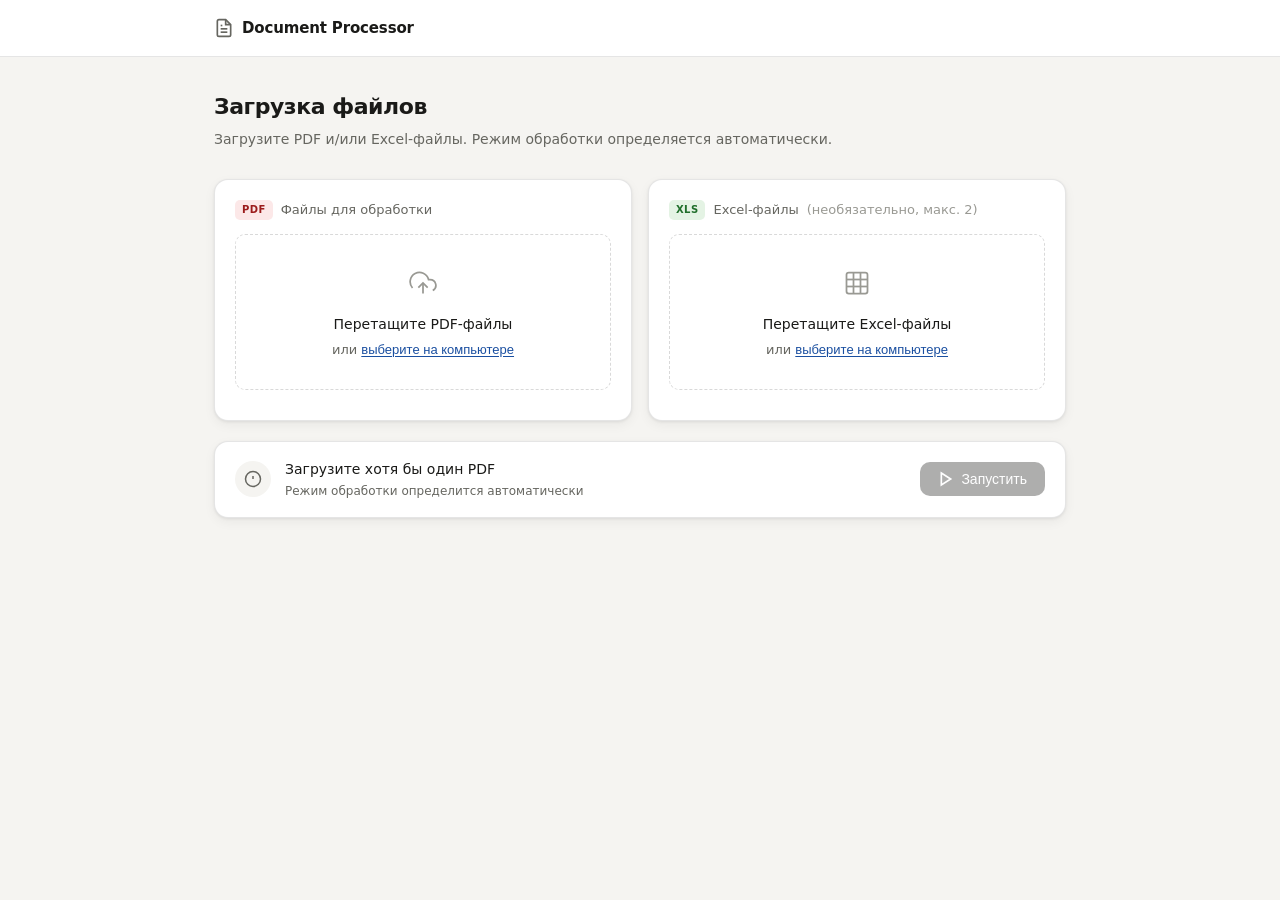
<file: frontend/index.html>
<!DOCTYPE html>
<html lang="ru">
<head>
<meta charset="UTF-8">
<meta name="viewport" content="width=device-width, initial-scale=1.0">
<title>PDF / Excel Processor</title>
<link rel="stylesheet" href="/frontend/style.css">
</head>
<body>

<div class="layout">
  <header class="header">
    <div class="header-inner">
      <span class="logo">
        <svg width="20" height="20" viewBox="0 0 24 24" fill="none" stroke="currentColor" stroke-width="2">
          <path d="M14 2H6a2 2 0 0 0-2 2v16a2 2 0 0 0 2 2h12a2 2 0 0 0 2-2V8z"/>
          <polyline points="14 2 14 8 20 8"/>
          <line x1="16" y1="13" x2="8" y2="13"/>
          <line x1="16" y1="17" x2="8" y2="17"/>
          <polyline points="10 9 9 9 8 9"/>
        </svg>
        Document Processor
      </span>
    </div>
  </header>

  <main class="main">

    <!-- ── PAGE: UPLOAD ──────────────────────────────────── -->
    <div id="page-upload" class="page active">
      <div class="page-head">
        <h1>Загрузка файлов</h1>
        <p class="page-desc">Загрузите PDF и/или Excel-файлы. Режим обработки определяется автоматически.</p>
      </div>

      <div class="upload-grid">
        <div class="card upload-card">
          <div class="card-label">
            <span class="badge badge-pdf">PDF</span>
            Файлы для обработки
          </div>
          <div class="drop-zone" id="dz-pdf"
               ondragover="dzOver(event,'dz-pdf')"
               ondragleave="dzLeave('dz-pdf')"
               ondrop="dzDrop(event,'pdf')">
            <input type="file" id="input-pdf" accept=".pdf" multiple onchange="onInput(this,'pdf')">
            <div class="dz-body">
              <div class="dz-icon">
                <svg viewBox="0 0 24 24" fill="none" stroke="currentColor" stroke-width="1.5">
                  <polyline points="16 16 12 12 8 16"/>
                  <line x1="12" y1="12" x2="12" y2="21"/>
                  <path d="M20.39 18.39A5 5 0 0 0 18 9h-1.26A8 8 0 1 0 3 16.3"/>
                </svg>
              </div>
              <div class="dz-title">Перетащите PDF-файлы</div>
              <div class="dz-sub">или <button class="link-btn" onclick="document.getElementById('input-pdf').click()">выберите на компьютере</button></div>
            </div>
          </div>
          <ul class="file-list" id="list-pdf"></ul>
        </div>

        <div class="card upload-card">
          <div class="card-label">
            <span class="badge badge-xl">XLS</span>
            Excel-файлы <span class="optional">(необязательно, макс. 2)</span>
          </div>
          <div class="drop-zone" id="dz-xl"
               ondragover="dzOver(event,'dz-xl')"
               ondragleave="dzLeave('dz-xl')"
               ondrop="dzDrop(event,'xl')">
            <input type="file" id="input-xl" accept=".xlsx,.xls,.xlsm" multiple onchange="onInput(this,'xl')">
            <div class="dz-body">
              <div class="dz-icon">
                <svg viewBox="0 0 24 24" fill="none" stroke="currentColor" stroke-width="1.5">
                  <rect x="3" y="3" width="18" height="18" rx="2"/>
                  <line x1="3" y1="9" x2="21" y2="9"/>
                  <line x1="3" y1="15" x2="21" y2="15"/>
                  <line x1="9" y1="3" x2="9" y2="21"/>
                  <line x1="15" y1="3" x2="15" y2="21"/>
                </svg>
              </div>
              <div class="dz-title">Перетащите Excel-файлы</div>
              <div class="dz-sub">или <button class="link-btn" onclick="document.getElementById('input-xl').click()">выберите на компьютере</button></div>
            </div>
          </div>
          <ul class="file-list" id="list-xl"></ul>
        </div>
      </div>

      <!-- mode banner — кнопки "Запустить" и "Идти дальше" живут здесь -->
      <div class="mode-banner" id="mode-banner">
        <div class="mode-icon" id="mode-icon">
          <svg viewBox="0 0 24 24" fill="none" stroke="currentColor" stroke-width="2">
            <circle cx="12" cy="12" r="10"/>
            <line x1="12" y1="8" x2="12" y2="12"/>
            <line x1="12" y1="16" x2="12.01" y2="16"/>
          </svg>
        </div>
        <div>
          <div class="mode-title" id="mode-title">Загрузите хотя бы один PDF</div>
          <div class="mode-sub" id="mode-sub">Режим обработки определится автоматически</div>
        </div>
        <div class="banner-actions">
          <button class="btn-primary" id="btn-run" disabled onclick="run()">
            <svg width="16" height="16" viewBox="0 0 24 24" fill="none" stroke="currentColor" stroke-width="2.5">
              <polygon points="5 3 19 12 5 21 5 3"/>
            </svg>
            Запустить
          </button>
          <!-- Скрыта до успешного парсинга -->
          <button class="btn-next" id="btn-next" onclick="goNext()">
            Идти дальше
            <svg width="16" height="16" viewBox="0 0 24 24" fill="none" stroke="currentColor" stroke-width="2.5">
              <polyline points="9 18 15 12 9 6"/>
            </svg>
          </button>
        </div>
      </div>

      <!-- Результат прямо под баннером (без смены страницы) -->
      <div id="result-inline" style="margin-top:1.25rem;"></div>
    </div>

    <!-- ── PAGE: MULTI-PDF ───────────────────────────────── -->
    <div id="page-multi" class="page">
      <div class="page-head">
        <button class="back-btn" onclick="goBack()">
          <svg width="16" height="16" viewBox="0 0 24 24" fill="none" stroke="currentColor" stroke-width="2">
            <polyline points="15 18 9 12 15 6"/>
          </svg>
          Назад
        </button>
        <h1>Пакетная обработка PDF</h1>
        <p class="page-desc">Каждый файл обрабатывается через <code>parse_pdf_all</code> независимо.</p>
      </div>
      <div class="tabs-bar" id="tabs-bar"></div>
      <div id="tabs-content"></div>
    </div>

    <!-- ── PAGE: RESULT (pdf-excel mode) ─────────────────── -->
    <div id="page-result" class="page">
      <div class="page-head">
        <button class="back-btn" onclick="goBack()">
          <svg width="16" height="16" viewBox="0 0 24 24" fill="none" stroke="currentColor" stroke-width="2">
            <polyline points="15 18 9 12 15 6"/>
          </svg>
          Назад
        </button>
        <h1>Результат обработки</h1>
      </div>
      <div id="result-body"></div>
    </div>

  </main>
</div>

<script src="/frontend/app.js"></script>
</body>
</html>
</file>
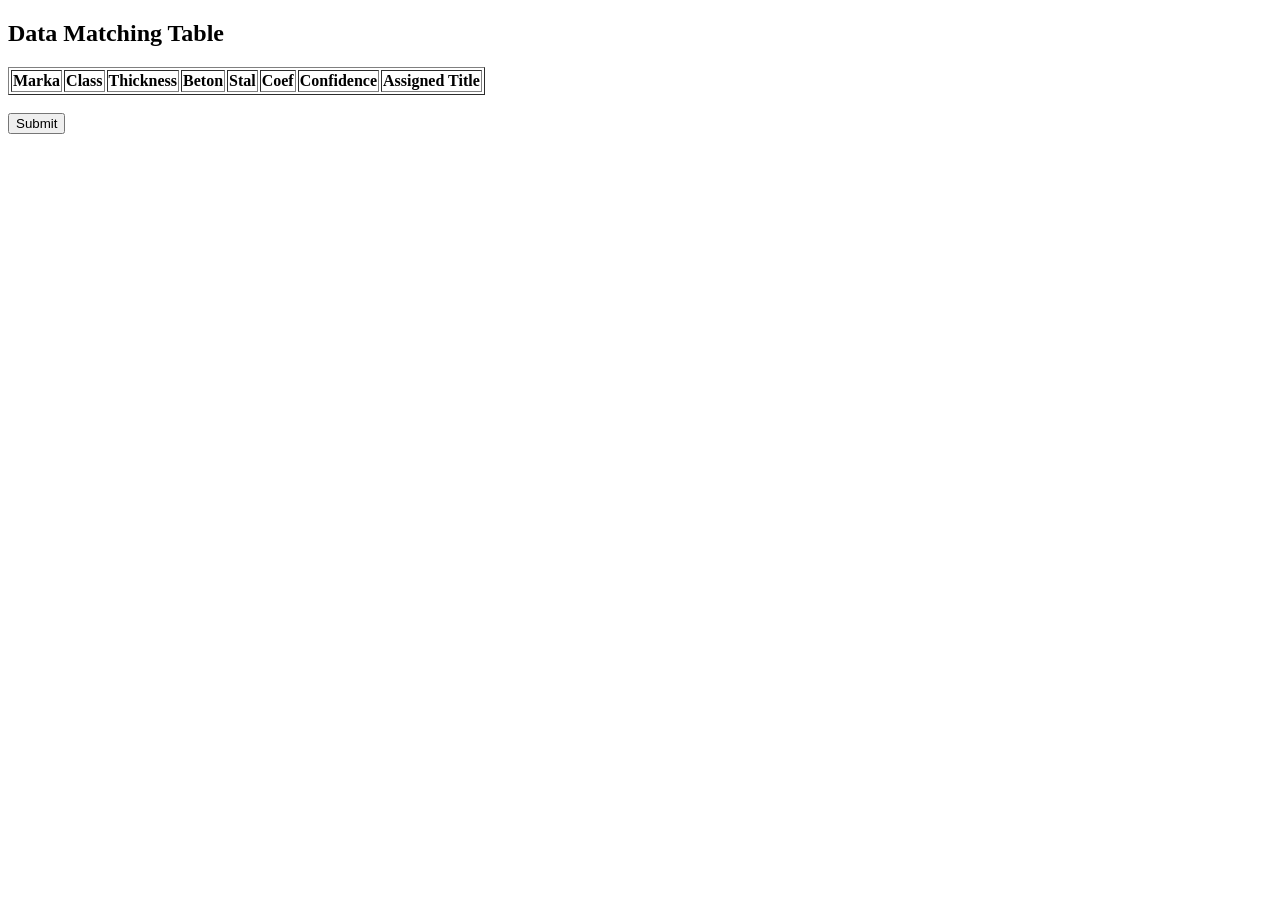
<file: frontend/ccp.html>
<!DOCTYPE html>
<html>
<head>
    <title>Matching Table</title>
</head>
<body>

<h2>Data Matching Table</h2>

<table border="1" id="data-table">
    <thead>
        <tr>
            <th>Marka</th>
            <th>Class</th>
            <th>Thickness</th>
            <th>Beton</th>
            <th>Stal</th>
            <th>Coef</th>
            <th>Confidence</th>
            <th>Assigned Title</th>
        </tr>
    </thead>
    <tbody></tbody>
</table>

<br>
<button onclick="submitData()">Submit</button>

<script>
let titles = [];

fetch("http://localhost:8000/data")
    .then(res => res.json())
    .then(data => {
        titles = data.titles;

        const tbody = document.querySelector("#data-table tbody");

        data.rows.forEach(row => {
            let tr = document.createElement("tr");

            // 🔴 Подсветка
            if (row.confidence < 0.5) {
                tr.style.backgroundColor = "#ffcccc"; // красный
            } else if (row.confidence < 0.8) {
                tr.style.backgroundColor = "#fff3cd"; // желтый
            }

            tr.innerHTML = `
                <td>${row.marka}</td>
                <td>${row.class}</td>
                <td>
                <input type="number" value="${row.thickness}" data-id="${row.db_id}" class="thickness-input">
                </td>
                <td>${row.beton}</td>
                <td>${row.stal}</td>
                <td>${row.coef}</td>
                <td>${(row.confidence * 100).toFixed(0)}%</td>
                <td>
                    <select data-id="${row.db_id}">
                        ${titles.map(t =>
                            `<option value="${t}" ${t === row.assigned_punkt ? "selected" : ""}>${t}</option>`
                        ).join("")}
                    </select>
                </td>
            `;

            tbody.appendChild(tr);
        });
    });


function submitData() {
    const selects = document.querySelectorAll("select");
    const thicknessInputs = document.querySelectorAll(".thickness-input");

    let result = [];

    selects.forEach(sel => {
    const thicknessInput = document.querySelector(`.thickness-input[data-id='${sel.dataset.id}']`);

    result.push({
        db_id: parseInt(sel.dataset.id),
        punkt: sel.value,
        thickness: parseInt(thicknessInput.value)
    });
});

    fetch("http://localhost:8000/submit", {
        method: "POST",
        headers: {
            "Content-Type": "application/json"
        },
        body: JSON.stringify(result)
    })
    .then(res => res.json())
    .then(() => {
        window.location.href = "/aggregation.html";
    });
}
</script>

</body>
</html>
</file>
<file: frontend/style.css>
/* ── Reset & base ──────────────────────────────────────── */
*, *::before, *::after { box-sizing: border-box; margin: 0; padding: 0; }

:root {
  --bg:        #f5f4f1;
  --surface:   #ffffff;
  --border:    rgba(0,0,0,.10);
  --border-md: rgba(0,0,0,.15);
  --txt:       #1a1a18;
  --txt-2:     #666660;
  --txt-3:     #999993;
  --accent:    #1a1a18;
  --blue-bg:   #e8f0fb;
  --blue-txt:  #1a4fa0;
  --green-bg:  #e4f3e4;
  --green-txt: #1f6e2a;
  --red-bg:    #fce8e8;
  --red-txt:   #9b1c1c;
  --amber-bg:  #fef3cd;
  --amber-txt: #7a4f00;
  --radius:    10px;
  --radius-lg: 14px;
  --shadow:    0 1px 3px rgba(0,0,0,.07), 0 4px 12px rgba(0,0,0,.05);
}

@media (prefers-color-scheme: dark) {
  :root {
    --bg:        #141413;
    --surface:   #1e1e1c;
    --border:    rgba(255,255,255,.10);
    --border-md: rgba(255,255,255,.16);
    --txt:       #e8e8e4;
    --txt-2:     #999993;
    --txt-3:     #666660;
    --accent:    #e8e8e4;
    --blue-bg:   #0f2040;
    --blue-txt:  #7eb4f5;
    --green-bg:  #0d2e12;
    --green-txt: #6fcf7a;
    --red-bg:    #2d0e0e;
    --red-txt:   #f5a0a0;
    --amber-bg:  #2a1f00;
    --amber-txt: #f5c842;
    --shadow:    0 1px 3px rgba(0,0,0,.3), 0 4px 12px rgba(0,0,0,.2);
  }
}

html { font-size: 16px; }
body {
  font-family: 'Inter', system-ui, sans-serif;
  background: var(--bg);
  color: var(--txt);
  min-height: 100vh;
  line-height: 1.6;
}

/* ── Layout ────────────────────────────────────────────── */
.layout { display: flex; flex-direction: column; min-height: 100vh; }

.header {
  background: var(--surface);
  border-bottom: 1px solid var(--border);
  position: sticky; top: 0; z-index: 100;
}
.header-inner {
  max-width: 900px; margin: 0 auto;
  padding: 0 1.5rem;
  height: 56px; display: flex; align-items: center;
}
.logo {
  display: flex; align-items: center; gap: 8px;
  font-size: 15px; font-weight: 600; color: var(--txt);
  letter-spacing: -.01em;
}
.logo svg { stroke: var(--txt-2); }

.main {
  max-width: 900px; width: 100%;
  margin: 0 auto; padding: 2rem 1.5rem 4rem;
  flex: 1;
}

/* ── Pages ─────────────────────────────────────────────── */
.page { display: none; }
.page.active { display: block; }

.page-head { margin-bottom: 1.75rem; }
.page-head h1 {
  font-size: 22px; font-weight: 600;
  letter-spacing: -.02em; color: var(--txt);
  margin-bottom: 4px;
}
.page-desc { font-size: 14px; color: var(--txt-2); }
.page-desc code {
  font-family: 'JetBrains Mono', 'Fira Code', monospace;
  font-size: 12px; background: var(--bg);
  padding: 1px 5px; border-radius: 4px;
  color: var(--blue-txt);
}

/* ── Cards ─────────────────────────────────────────────── */
.card {
  background: var(--surface);
  border: 1px solid var(--border);
  border-radius: var(--radius-lg);
  box-shadow: var(--shadow);
}

.upload-grid {
  display: grid;
  grid-template-columns: 1fr 1fr;
  gap: 1rem;
  margin-bottom: 1.25rem;
}
@media (max-width: 600px) {
  .upload-grid { grid-template-columns: 1fr; }
}

.upload-card { padding: 1.25rem; }

.card-label {
  display: flex; align-items: center; gap: 8px;
  font-size: 13px; font-weight: 500; color: var(--txt-2);
  margin-bottom: 0.875rem;
}
.optional { font-weight: 400; color: var(--txt-3); }

/* ── Badges ────────────────────────────────────────────── */
.badge {
  font-size: 10px; font-weight: 700;
  padding: 2px 7px; border-radius: 5px;
  letter-spacing: .04em; text-transform: uppercase;
}
.badge-pdf { background: var(--red-bg); color: var(--red-txt); }
.badge-xl  { background: var(--green-bg); color: var(--green-txt); }

/* ── Drop zone ─────────────────────────────────────────── */
.drop-zone {
  border: 1.5px dashed var(--border-md);
  border-radius: var(--radius);
  padding: 1.75rem 1rem;
  text-align: center;
  cursor: pointer;
  transition: border-color .15s, background .15s;
  position: relative;
}
.drop-zone:hover, .drop-zone.dragover {
  border-color: var(--blue-txt);
  background: var(--blue-bg);
}
.drop-zone input[type=file] {
  position: absolute; inset: 0; opacity: 0;
  cursor: pointer; width: 100%; height: 100%;
}
.dz-body { pointer-events: none; }
.dz-icon {
  width: 40px; height: 40px;
  margin: 0 auto 10px;
  display: flex; align-items: center; justify-content: center;
}
.dz-icon svg { width: 28px; height: 28px; stroke: var(--txt-3); }
.dz-title { font-size: 14px; font-weight: 500; color: var(--txt); margin-bottom: 4px; }
.dz-sub { font-size: 13px; color: var(--txt-2); }
.link-btn {
  background: none; border: none; cursor: pointer;
  color: var(--blue-txt); font-size: 13px;
  text-decoration: underline; text-underline-offset: 2px;
  pointer-events: all;
}
.link-btn:hover { opacity: .75; }

/* ── File chips ────────────────────────────────────────── */
.file-list { list-style: none; margin-top: 10px; display: flex; flex-direction: column; gap: 6px; }

.file-chip {
  display: flex; align-items: center; gap: 10px;
  background: var(--bg);
  border: 1px solid var(--border);
  border-radius: 8px;
  padding: 8px 10px;
}
.chip-icon {
  width: 26px; height: 26px; border-radius: 5px;
  display: flex; align-items: center; justify-content: center;
  font-size: 9px; font-weight: 700; letter-spacing: .03em;
  flex-shrink: 0;
}
.chip-pdf { background: var(--red-bg); color: var(--red-txt); }
.chip-xl  { background: var(--green-bg); color: var(--green-txt); }
.chip-name {
  flex: 1; font-size: 12px; color: var(--txt);
  white-space: nowrap; overflow: hidden; text-overflow: ellipsis;
}
.chip-size { font-size: 11px; color: var(--txt-3); flex-shrink: 0; }
.chip-rm {
  background: none; border: none; cursor: pointer;
  color: var(--txt-3); font-size: 17px; line-height: 1;
  padding: 0 2px; border-radius: 4px; flex-shrink: 0;
  transition: color .12s;
}
.chip-rm:hover { color: var(--txt); }

/* ── Mode banner ───────────────────────────────────────── */
.mode-banner {
  background: var(--surface);
  border: 1px solid var(--border);
  border-radius: var(--radius-lg);
  box-shadow: var(--shadow);
  padding: 1rem 1.25rem;
  display: flex; align-items: center; gap: 14px;
  flex-wrap: wrap;
}
.mode-icon {
  width: 36px; height: 36px; border-radius: 50%;
  background: var(--bg);
  display: flex; align-items: center; justify-content: center;
  flex-shrink: 0;
}
.mode-icon svg { width: 18px; height: 18px; stroke: var(--txt-2); }
.mode-banner.ready .mode-icon { background: var(--blue-bg); }
.mode-banner.ready .mode-icon svg { stroke: var(--blue-txt); }
.mode-banner.warn  .mode-icon { background: var(--amber-bg); }
.mode-banner.warn  .mode-icon svg { stroke: var(--amber-txt); }

.mode-title { font-size: 14px; font-weight: 500; color: var(--txt); }
.mode-sub { font-size: 12px; color: var(--txt-2); margin-top: 2px; }

/* ── Buttons ────────────────────────────────────────────── */
.btn-primary {
  display: flex; align-items: center; gap: 7px;
  background: var(--accent); color: var(--surface);
  border: none; border-radius: var(--radius);
  padding: 9px 18px; font-size: 14px; font-weight: 500;
  cursor: pointer; transition: opacity .15s, transform .1s;
  white-space: nowrap; flex-shrink: 0;
}
.btn-primary:hover:not(:disabled) { opacity: .82; }
.btn-primary:active:not(:disabled) { transform: scale(.97); }
.btn-primary:disabled { opacity: .35; cursor: not-allowed; }

/* ── "Идти дальше" button ──────────────────────────────── */
.btn-next {
  display: none;                         /* shown via JS after success */
  align-items: center; gap: 7px;
  background: var(--green-txt);
  color: #fff;
  border: none; border-radius: var(--radius);
  padding: 9px 18px; font-size: 14px; font-weight: 500;
  cursor: pointer;
  white-space: nowrap; flex-shrink: 0;
  transition: opacity .15s, transform .1s, box-shadow .15s;
  box-shadow: 0 2px 8px rgba(31,110,42,.20);
  animation: btn-pop .35s cubic-bezier(.34,1.56,.64,1) both;
}
.btn-next:hover  { opacity: .88; box-shadow: 0 4px 16px rgba(31,110,42,.28); }
.btn-next:active { transform: scale(.97); }

@keyframes btn-pop {
  from { opacity: 0; transform: scale(.82) translateY(5px); }
  to   { opacity: 1; transform: scale(1)   translateY(0);   }
}

/* Dark-mode tweak for btn-next */
@media (prefers-color-scheme: dark) {
  .btn-next { background: var(--green-txt); color: #0d2e12; }
}

.back-btn {
  display: inline-flex; align-items: center; gap: 6px;
  background: none; border: 1px solid var(--border-md);
  border-radius: 8px; padding: 6px 12px;
  font-size: 13px; color: var(--txt-2); cursor: pointer;
  margin-bottom: 1rem; transition: background .12s, color .12s;
}
.back-btn:hover { background: var(--surface); color: var(--txt); }

/* ── Banner action group (run + next side by side) ──────── */
.banner-actions {
  display: flex; align-items: center; gap: 8px;
  margin-left: auto; flex-shrink: 0;
}

/* ── Tabs (multi-pdf) ──────────────────────────────────── */
.tabs-bar {
  display: flex; gap: 2px;
  border-bottom: 1px solid var(--border);
  margin-bottom: 1.5rem;
  overflow-x: auto;
  scrollbar-width: none;
}
.tabs-bar::-webkit-scrollbar { display: none; }

.tab-btn {
  background: none; border: none; border-bottom: 2px solid transparent;
  padding: 10px 16px; font-size: 13px; cursor: pointer;
  color: var(--txt-2); white-space: nowrap;
  transition: color .12s, border-color .12s;
  position: relative;
}
.tab-btn.active { color: var(--txt); border-bottom-color: var(--txt); font-weight: 500; }
.tab-btn:hover:not(.active) { color: var(--txt); }

.tab-pane { display: none; }
.tab-pane.active { display: block; }

/* ── Result cards ──────────────────────────────────────── */
.result-card {
  background: var(--surface);
  border: 1px solid var(--border);
  border-radius: var(--radius-lg);
  box-shadow: var(--shadow);
  padding: 1.25rem;
  margin-bottom: 1rem;
}
.result-fn {
  font-family: 'JetBrains Mono','Fira Code',monospace;
  font-size: 12px; color: var(--blue-txt);
  background: var(--blue-bg); border-radius: 5px;
  padding: 2px 8px; display: inline-block;
  margin-bottom: 8px;
}
.result-msg { font-size: 14px; color: var(--txt); margin-bottom: 10px; }
.result-files { display: flex; flex-wrap: wrap; gap: 6px; margin-bottom: 10px; }
.result-file {
  font-size: 12px;
  background: var(--bg); border: 1px solid var(--border);
  border-radius: 6px; padding: 3px 9px;
  color: var(--txt-2);
}
.result-status {
  display: inline-flex; align-items: center; gap: 5px;
  font-size: 12px; font-weight: 500;
}
.result-status.ok { color: var(--green-txt); }
.result-status.err { color: var(--red-txt); }

/* ── JSON raw ───────────────────────────────────────────── */
.raw-toggle {
  background: none; border: 1px solid var(--border);
  border-radius: 6px; padding: 4px 10px;
  font-size: 12px; color: var(--txt-2); cursor: pointer;
  margin-top: 10px; transition: background .12s;
}
.raw-toggle:hover { background: var(--bg); color: var(--txt); }
pre.raw-json {
  margin-top: 8px;
  background: var(--bg);
  border: 1px solid var(--border);
  border-radius: 8px;
  padding: 12px 14px;
  font-family: 'JetBrains Mono','Fira Code',monospace;
  font-size: 12px; color: var(--txt-2);
  overflow-x: auto;
  white-space: pre-wrap;
  display: none;
}

/* ── Spinner ─────────────────────────────────────────────── */
.spinner {
  display: inline-block;
  width: 18px; height: 18px;
  border: 2px solid var(--border-md);
  border-top-color: var(--blue-txt);
  border-radius: 50%;
  animation: spin .7s linear infinite;
  vertical-align: middle; margin-right: 6px;
}
@keyframes spin { to { transform: rotate(360deg); } }

.loading-state {
  display: flex; align-items: center; gap: 10px;
  color: var(--txt-2); font-size: 14px;
  padding: 1.5rem 0;
}

/* ── Per-file panel in multi mode ──────────────────────── */
.file-panel-head {
  background: var(--surface);
  border: 1px solid var(--border);
  border-radius: var(--radius-lg);
  padding: 1rem 1.25rem;
  margin-bottom: 1rem;
  display: flex; align-items: center; justify-content: space-between; gap: 12px;
  flex-wrap: wrap;
}
.file-panel-name { font-size: 15px; font-weight: 500; color: var(--txt); }
.file-panel-meta { font-size: 12px; color: var(--txt-3); margin-top: 2px; }
.result-placeholder {
  color: var(--txt-3); font-size: 13px; padding: .75rem 0;
}
</file>
